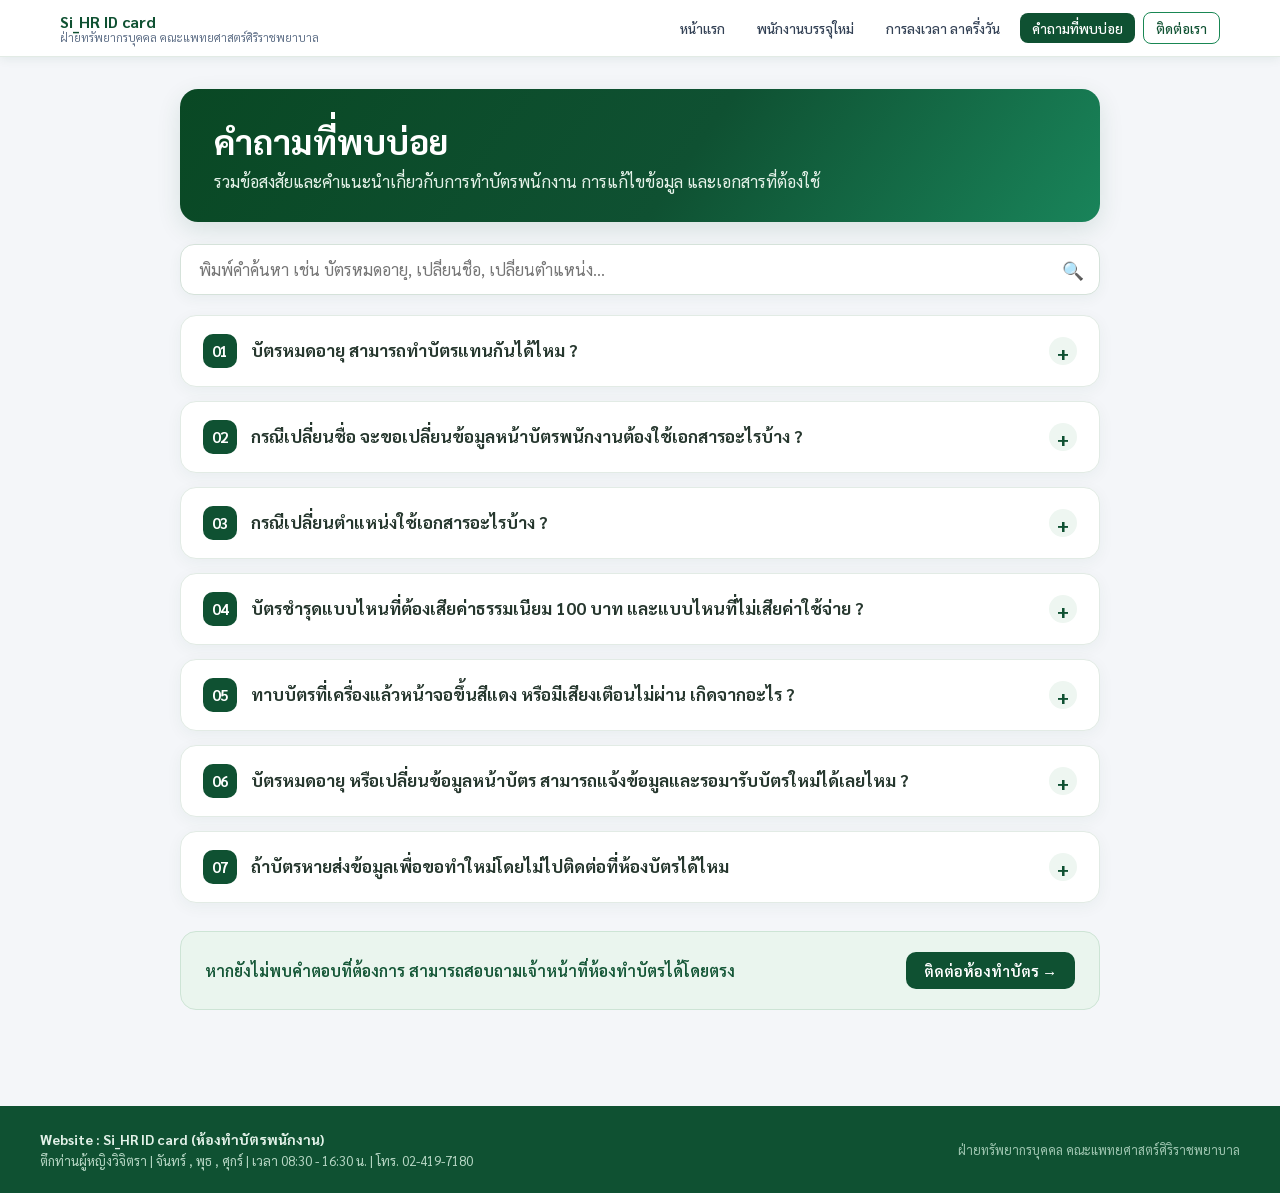
<file: faq.html>
<!DOCTYPE html>
<html lang="th">
<head>
  <meta charset="utf-8">
  <meta name="viewport" content="width=device-width, initial-scale=1">
  <title>คำถามที่พบบ่อย (FAQ) - Si_HR ID card</title>
  <link rel="icon" type="image/png" href="favicon.png">
  <link rel="apple-touch-icon" href="favicon.png">

  <!-- Google Fonts -->
  <link rel="preconnect" href="https://fonts.googleapis.com">
  <link rel="preconnect" href="https://fonts.gstatic.com" crossorigin>
  <link href="https://fonts.googleapis.com/css2?family=Sarabun:wght@300;400;500;600;700&display=swap" rel="stylesheet">

  <!-- เรียกใช้ไฟล์ CSS กลาง -->
  <link rel="stylesheet" href="style.css">

  <style>
    *, *::before, *::after { box-sizing: border-box; }
    html { -webkit-text-size-adjust: 100%; text-size-adjust: 100%; }
    body {
      margin: 0;
      display: flex;
      flex-direction: column;
      min-height: 100vh;
      overflow-x: clip;
      background: #f4f6f9;
      color: #26372e;
      font-family: 'Sarabun', 'Segoe UI', Tahoma, Geneva, Verdana, sans-serif;
      font-size: 16px;
    }
    a { text-decoration: none; }
    img { max-width: 100%; }

    /* โครงสร้างหลักหน้า FAQ */
    .faq-page {
      flex: 1 0 auto;
      width: min(100% - 32px, 920px);
      margin: 32px auto 48px;
    }

    /* ส่วนหัว Banner */
    .faq-hero {
      margin-bottom: 22px;
      padding: 30px 34px;
      border-radius: 18px;
      color: #fff;
      background: linear-gradient(125deg, #094824, #0f5132 55%, #19845a);
      box-shadow: 0 8px 24px rgba(15, 81, 50, 0.12);
    }

    .faq-hero__label {
      display: inline-block;
      margin-bottom: 7px;
      color: #cce9d8;
      font-size: 0.85rem;
      font-weight: 700;
      letter-spacing: 0.09em;
    }

    .faq-hero h1 {
      margin: 0 0 7px;
      font-size: clamp(1.65rem, 3.5vw, 2.15rem);
      line-height: 1.3;
    }

    .faq-hero p {
      margin: 0;
      color: #e5f2e9;
      font-size: 1.02rem;
    }

    /* ช่องค้นหาคำถาม */
    .faq-search-box {
      position: relative;
      margin-bottom: 20px;
    }

    .faq-search-input {
      width: 100%;
      padding: 14px 44px 14px 18px;
      border: 1px solid #d5e2da;
      border-radius: 14px;
      background: #ffffff;
      color: #26372e;
      font-family: inherit;
      font-size: 1rem;
      box-shadow: 0 4px 14px rgba(15, 81, 50, 0.05);
      transition: border-color 0.2s ease, box-shadow 0.2s ease;
    }

    .faq-search-input:focus {
      outline: none;
      border-color: #198754;
      box-shadow: 0 0 0 4px rgba(25, 135, 84, 0.14);
    }

    .faq-search-icon {
      position: absolute;
      right: 16px;
      top: 50%;
      transform: translateY(-50%);
      color: #647067;
      font-size: 1.1rem;
      pointer-events: none;
    }

    /* รายการคำถาม-คำตอบ (Accordion) */
    .faq-list {
      display: grid;
      gap: 14px;
    }

    .faq-item {
      background: #ffffff;
      border: 1px solid #e2ebe5;
      border-radius: 16px;
      box-shadow: 0 4px 16px rgba(15, 81, 50, 0.05);
      overflow: hidden;
      transition: border-color 0.2s ease, box-shadow 0.2s ease;
    }

    .faq-item:hover,
    .faq-item[open] {
      border-color: #198754;
      box-shadow: 0 8px 22px rgba(15, 81, 50, 0.09);
    }

    .faq-question {
      display: flex;
      align-items: center;
      gap: 14px;
      padding: 18px 22px;
      cursor: pointer;
      list-style: none;
      font-size: 1.08rem;
      font-weight: 700;
      color: #26372e;
      line-height: 1.5;
      user-select: none;
    }

    .faq-question::-webkit-details-marker {
      display: none;
    }

    .faq-badge-q {
      flex: 0 0 34px;
      width: 34px;
      height: 34px;
      border-radius: 10px;
      background: #0f5132;
      color: #ffffff;
      font-size: 0.92rem;
      font-weight: 700;
      display: grid;
      place-items: center;
    }

    .faq-question-text {
      flex: 1;
    }

    .faq-toggle-icon {
      flex: 0 0 28px;
      width: 28px;
      height: 28px;
      border-radius: 50%;
      background: #eef6f1;
      color: #0f5132;
      font-size: 1.25rem;
      font-weight: 700;
      display: grid;
      place-items: center;
      transition: transform 0.25s ease, background-color 0.2s ease, color 0.2s ease;
    }

    .faq-item[open] .faq-toggle-icon {
      transform: rotate(45deg);
      background: #0f5132;
      color: #ffffff;
    }

    .faq-answer {
      display: flex;
      align-items: flex-start;
      gap: 14px;
      padding: 16px 22px 20px;
      border-top: 1px solid #edf3ef;
      background: #f9fcfa;
      color: #3d4f45;
      font-size: 1rem;
      line-height: 1.65;
    }

    .faq-badge-a {
      flex: 0 0 34px;
      width: 34px;
      height: 34px;
      border-radius: 10px;
      background: #e3f2e8;
      color: #0f5132;
      border: 1px solid #bfe0cb;
      font-size: 0.92rem;
      font-weight: 700;
      display: grid;
      place-items: center;
      margin-top: 2px;
    }

    .faq-answer-text p {
      margin: 0;
    }

    .faq-answer-text p + p {
      margin-top: 8px;
    }

    /* กล่องแจ้งเตือนเมื่อค้นหาไม่พบ */
    .faq-empty {
      display: none;
      text-align: center;
      padding: 32px 20px;
      background: #ffffff;
      border: 1px dashed #cbd8d0;
      border-radius: 16px;
      color: #647067;
    }

    /* กล่องติดต่อเพิ่มเติมด้านล่าง */
    .faq-contact-cta {
      margin-top: 28px;
      padding: 20px 24px;
      border-radius: 16px;
      background: #eaf5ee;
      border: 1px solid #cde4d5;
      display: flex;
      align-items: center;
      justify-content: space-between;
      flex-wrap: wrap;
      gap: 14px;
    }

    .faq-contact-cta p {
      margin: 0;
      color: #155737;
      font-weight: 600;
    }

    .faq-contact-btn {
      display: inline-flex;
      align-items: center;
      gap: 6px;
      padding: 9px 18px;
      border-radius: 10px;
      background: #0f5132;
      color: #ffffff !important;
      font-size: 0.94rem;
      font-weight: 600;
      transition: background-color 0.2s ease, transform 0.2s ease;
    }

    .faq-contact-btn:hover {
      background: #0a3d25;
      transform: translateY(-2px);
    }

    @media (max-width: 768px) {
      .faq-page {
        width: calc(100% - 24px);
        margin: 20px auto 36px;
      }
      .faq-hero {
        padding: 24px 20px;
        border-radius: 16px;
      }
      .faq-question {
        padding: 16px;
        font-size: 1.02rem;
        gap: 11px;
      }
      .faq-answer {
        padding: 14px 16px 18px;
        gap: 11px;
      }
    }
  </style>
</head>
<body>

  <!-- จุดวาง Navbar อัตโนมัติ -->
  <div id="navbar-placeholder"></div>

  <main class="faq-page">
    <header class="faq-hero">
      <!--<span class="faq-hero__label">FREQUENTLY ASKED QUESTIONS</span>-->
      <h1>คำถามที่พบบ่อย</h1>
      <p>รวมข้อสงสัยและคำแนะนำเกี่ยวกับการทำบัตรพนักงาน การแก้ไขข้อมูล และเอกสารที่ต้องใช้</p>
    </header>

    <!-- ช่องค้นหาคำถาม -->
    <div class="faq-search-box">
      <input type="text" id="faqSearch" class="faq-search-input" placeholder="พิมพ์คำค้นหา เช่น บัตรหมดอายุ, เปลี่ยนชื่อ, เปลี่ยนตำแหน่ง..." aria-label="ค้นหาคำถามที่พบบ่อย">
      <span class="faq-search-icon" aria-hidden="true">🔍</span>
    </div>

    <!-- รายการคำถาม-คำตอบ -->
    <div class="faq-list" id="faqList">

      <!-- ข้อที่ 1 -->
      <details class="faq-item">
        <summary class="faq-question">
          <span class="faq-badge-q">01</span>
          <span class="faq-question-text">บัตรหมดอายุ สามารถทำบัตรแทนกันได้ไหม ?</span>
          <span class="faq-toggle-icon" aria-hidden="true">+</span>
        </summary>
        <div class="faq-answer">
          <span class="faq-badge-a">ตอบ</span>
          <div class="faq-answer-text">
            <p>ได้ : ให้นำ<strong>บัตรเดิมที่หมดอายุ</strong>มาติดต่อทำบัตรใหม่ที่ห้องทำบัตรพนักงาน (ตึกท่านผู้หญิงวิจิตรา)</p>
          </div>
        </div>
      </details>

      <!-- ข้อที่ 2 -->
      <details class="faq-item">
        <summary class="faq-question">
          <span class="faq-badge-q">02</span>
          <span class="faq-question-text">กรณีเปลี่ยนชื่อ จะขอเปลี่ยนข้อมูลหน้าบัตรพนักงานต้องใช้เอกสารอะไรบ้าง ?</span>
          <span class="faq-toggle-icon" aria-hidden="true">+</span>
        </summary>
        <div class="faq-answer">
          <span class="faq-badge-a">ตอบ</span>
          <div class="faq-answer-text">
            <p>แสดง<strong>บัตรประชาชนที่เปลี่ยนชื่อแล้ว</strong> หรือ<strong>เอกสารสำคัญการเปลี่ยนชื่อ</strong> (ใบ ช.3) ต่อเจ้าหน้าที่ที่ห้องทำบัตร</p>
          </div>
        </div>
      </details>

      <!-- ข้อที่ 3 -->
      <details class="faq-item">
        <summary class="faq-question">
          <span class="faq-badge-q">03</span>
          <span class="faq-question-text">กรณีเปลี่ยนตำแหน่งใช้เอกสารอะไรบ้าง ?</span>
          <span class="faq-toggle-icon" aria-hidden="true">+</span>
        </summary>
        <div class="faq-answer">
          <span class="faq-badge-a">ตอบ</span>
          <div class="faq-answer-text">
            <p>ใช้<strong>เอกสารคำสั่งแต่งตั้ง/เปลี่ยนตำแหน่ง</strong> หรือแสดงข้อมูลการเปลี่ยนตำแหน่งในระบบ <strong>Si vWork</strong></p>
          </div>
        </div>
      </details>

      <!-- ข้อที่ 4 -->
      <details class="faq-item">
        <summary class="faq-question">
          <span class="faq-badge-q">04</span>
          <span class="faq-question-text">บัตรชำรุดแบบไหนที่ต้องเสียค่าธรรมเนียม 100 บาท และแบบไหนที่ไม่เสียค่าใช้จ่าย ?</span>
          <span class="faq-toggle-icon" aria-hidden="true">+</span>
        </summary>
        <div class="faq-answer">
          <span class="faq-badge-a">ตอบ</span>
          <div class="faq-answer-text">
            <p>กรณีบัตรหัก งอ แตก หรือเสียหายจากการใช้งานผิดวิธี ต้องชำระค่าธรรมเนียม 100 บาทที่ตึกชัยนาทนเรนทรานุสรณ์ ชั้น 2 ก่อนนำใบเสร็จมาติดต่อทำบัตร แต่หากตัวบัตรสภาพสมบูรณ์ 100% แต่ชิปภายในเสื่อมสภาพ (ทาบบัตรไม่ติด) ให้นำบัตรเดิมมาให้เจ้าหน้าที่ตรวจสอบที่ห้องทำบัตร</p>
          </div>
        </div>
      </details>

      <!-- ข้อที่ 5 -->
      <details class="faq-item">
        <summary class="faq-question">
          <span class="faq-badge-q">05</span>
          <span class="faq-question-text">ทาบบัตรที่เครื่องแล้วหน้าจอขึ้นสีแดง หรือมีเสียงเตือนไม่ผ่าน เกิดจากอะไร ?</span>
          <span class="faq-toggle-icon" aria-hidden="true">+</span>
        </summary>
        <div class="faq-answer">
          <span class="faq-badge-a">ตอบ</span>
          <div class="faq-answer-text">
            <p>มักเกิดจากการทาบบัตรค้างนานเกิน หรือมีบัตรอื่นซ้อนกันอยู่ (เช่น บัตร ATM, บัตรรถไฟฟ้า) หรือวางใกล้โทรศัพท์มือถือ ให้แยกบัตรพนักงานออกมาทาบเดี่ยวๆ โดยให้ทาบบัตรแค่พอมีเสียงตี๊ดแล้วดึงบัตรออก หากยังขึ้นสีแดงให้ตรวจสอบสถานะเครื่องในหน้า แผนที่จุดทาบบัตร หรือติดต่อห้องทำบัตรเพื่อเช็กสถานะบัตร</p>
          </div>
        </div>
      </details>

      <!-- ข้อที่ 6 -->
      <details class="faq-item">
        <summary class="faq-question">
          <span class="faq-badge-q">06</span>
          <span class="faq-question-text">บัตรหมดอายุ หรือเปลี่ยนข้อมูลหน้าบัตร สามารถแจ้งข้อมูลและรอมารับบัตรใหม่ได้เลยไหม ?</span>
          <span class="faq-toggle-icon" aria-hidden="true">+</span>
        </summary>
        <div class="faq-answer">
          <span class="faq-badge-a">ตอบ</span>
          <div class="faq-answer-text">
            <p>ไม่ได้ : เนื่องจากการต่ออายุบัตร หรือเปลี่ยนข้อมูลหน้าบัตร จะต้องใช้การ์ดเดิมที่อยู่ด้านใน จึงต้องนำใบเดิมมาด้วย</p>
          </div>
        </div>
      </details>

      <!-- ข้อที่ 7 -->
      <details class="faq-item">
        <summary class="faq-question">
          <span class="faq-badge-q">07</span>
          <span class="faq-question-text">ถ้าบัตรหายส่งข้อมูลเพื่อขอทำใหม่โดยไม่ไปติดต่อที่ห้องบัตรได้ไหม</span>
          <span class="faq-toggle-icon" aria-hidden="true">+</span>
        </summary>
        <div class="faq-answer">
          <span class="faq-badge-a">ตอบ</span>
          <div class="faq-answer-text">
            <p>ได้ : ให้ทำตามขั้นตอนในเมนูกรณี <strong>บัตรพนักงานหาย</strong> เมื่อดำเนินการตามขั้นตอนแล้วให้ส่งข้อมูล สำเนา/รูปถ่ายเอกสารใบแจ้งความ และใบเสร็จการชำระเงิน ส่งให้เจ้าหน้าที่ผ่านช่องทาง Line OA พร้อมแจ้งชื่อ - นามสกุล เลข SAP และรอเจ้าหน้าที่แจ้งให้มารับบัตร</p>
          </div>
        </div>
      </details>

      <!-- =========================================================
           วิธีเพิ่มคำถามใหม่ในอนาคต:
           ก๊อปปี้ตั้งแต่ <details class="faq-item"> จนถึง </details> ด้านล่างนี้ไปวางต่อได้เลย
           ========================================================= -->
      <!--
      <details class="faq-item">
        <summary class="faq-question">
          <span class="faq-badge-q">ถาม</span>
          <span class="faq-question-text">พิมพ์คำถามใหม่ตรงนี้</span>
          <span class="faq-toggle-icon" aria-hidden="true">+</span>
        </summary>
        <div class="faq-answer">
          <span class="faq-badge-a">ตอบ</span>
          <div class="faq-answer-text">
            <p>พิมพ์คำตอบตรงนี้</p>
          </div>
        </div>
      </details>
      -->

    </div>

    <!-- ข้อความเมื่อค้นหาไม่พบ -->
    <div class="faq-empty" id="faqEmpty">
      ไม่พบคำถามที่ตรงกับคำค้นหา ลองใช้คำค้นหาอื่นหรือติดต่อสอบถามเจ้าหน้าที่โดยตรงครับ
    </div>

    <!-- กล่องติดต่อเพิ่มเติม -->
    <div class="faq-contact-cta">
      <p>หากยังไม่พบคำตอบที่ต้องการ สามารถสอบถามเจ้าหน้าที่ห้องทำบัตรได้โดยตรง</p>
      <a href="contact.html" class="faq-contact-btn">ติดต่อห้องทำบัตร &rarr;</a>
    </div>
  </main>

  <!-- จุดวาง Footer อัตโนมัติ -->
  <div id="footer-placeholder"></div>

  <!-- เรียกใช้สคริปต์โหลด Navbar & Footer -->
  <script src="layout.js"></script>

  <!-- สคริปต์ค้นหาคำถามแบบเรียลไทม์ -->
  <script>
    document.addEventListener('DOMContentLoaded', function () {
      const searchInput = document.getElementById('faqSearch');
      const faqItems = document.querySelectorAll('.faq-item');
      const emptyBox = document.getElementById('faqEmpty');

      if (!searchInput) return;

      searchInput.addEventListener('input', function () {
        const keyword = this.value.trim().toLowerCase();
        let visibleCount = 0;

        faqItems.forEach(item => {
          const text = item.textContent.toLowerCase();
          const isMatch = !keyword || text.includes(keyword);
          item.style.display = isMatch ? '' : 'none';
          if (isMatch) {
            visibleCount++;
            if (keyword) item.open = true; // กางคำตอบให้อัตโนมัติเมื่อค้นหาเจอ
          }
        });

        emptyBox.style.display = visibleCount === 0 ? 'block' : 'none';
      });
    });
  </script>

</body>
</html>
</file>
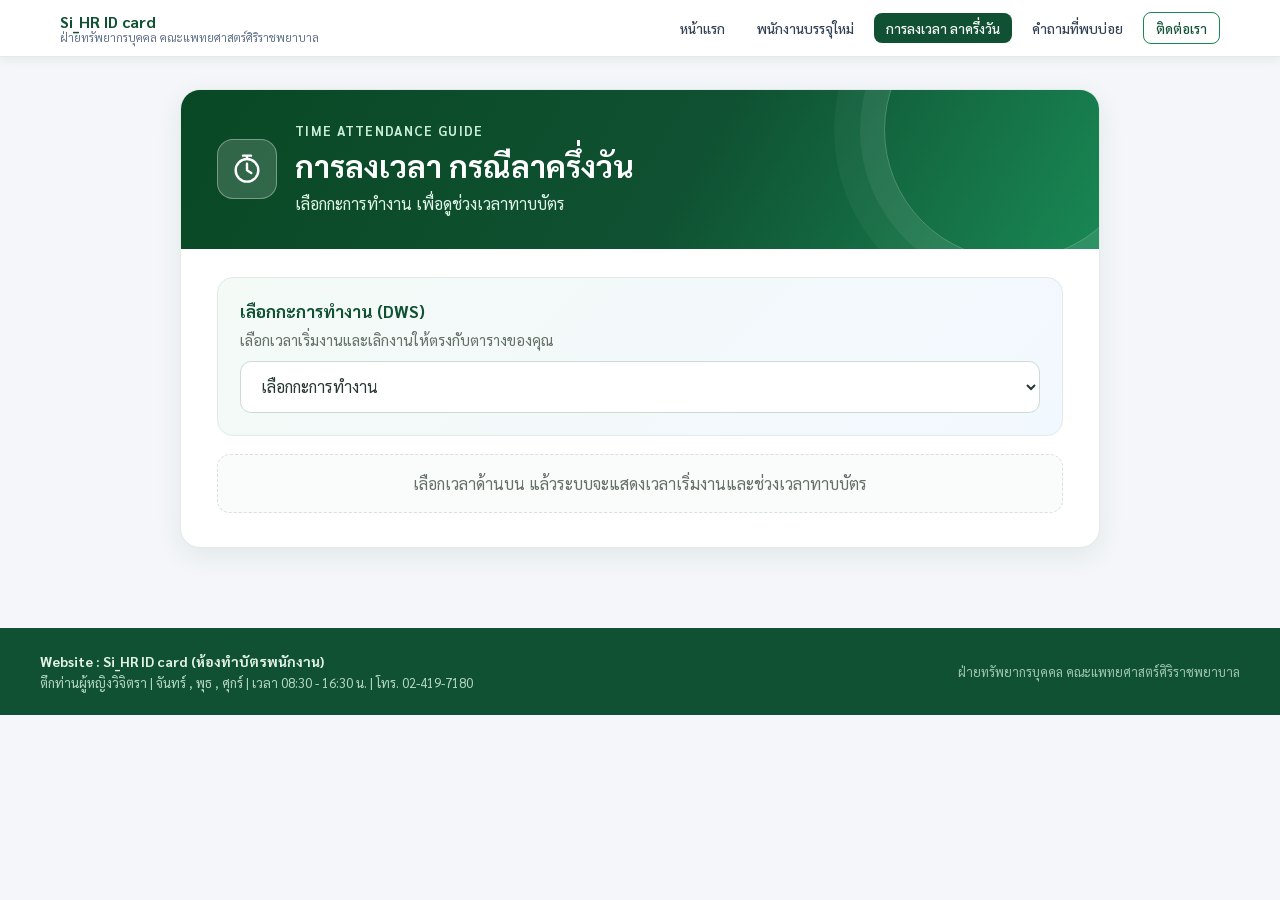
<file: half-day-leave.html>
<!DOCTYPE html>
<html lang="th">
<head>
  <meta charset="UTF-8">
  <meta name="viewport" content="width=device-width, initial-scale=1">
  <title>การลงเวลา กรณีลาครึ่งวัน - Si_HR ID card</title>

  <!-- ไอคอนเว็บ (Favicon) -->
  <link rel="icon" type="image/png" href="https://lh3.googleusercontent.com/d/1N0Srr3clRVZb4q0xxXGf65a9Et0MfInw">
  <link rel="apple-touch-icon" href="https://lh3.googleusercontent.com/d/1N0Srr3clRVZb4q0xxXGf65a9Et0MfInw">

  <!-- Google Fonts -->
  <link rel="preconnect" href="https://fonts.googleapis.com">
  <link rel="preconnect" href="https://fonts.gstatic.com" crossorigin>
  <link href="https://fonts.googleapis.com/css2?family=Sarabun:wght@300;400;500;700&display=swap" rel="stylesheet">
  <link href="https://fonts.googleapis.com/css2?family=Prompt:wght@300;400;500;600&display=swap" rel="stylesheet">
  <!-- 1. เรียกใช้ไฟล์ CSS กลาง -->
  <link rel="stylesheet" href="style.css">

  
  <style>
    /* Base Styles */
    *, *::before, *::after { box-sizing: border-box; }
    html { -webkit-text-size-adjust: 100%; text-size-adjust: 100%; }
    body {
      margin: 0;
      display: flex;
      flex-direction: column;
      min-height: 100vh;
      overflow-x: hidden;
      background: #f4f6f9;
      color: #26372e;
      font-family: 'Sarabun', 'Segoe UI', Tahoma, Geneva, Verdana, sans-serif;
      font-size: 16px;
    }
    a { text-decoration: none; }
    img { max-width: 100%; }

    /* Navbar (ความสูงกระชับเข้าชุดกับหน้าหลัก) */
    .navbar {
      background-color: #ffffff;
      box-shadow: 0 2px 10px rgba(0, 0, 0, 0.1);
      position: sticky;
      top: 0;
      z-index: 1000;
      height: 56px;
    }
    .navbar-container {
      height: 56px;
      width: 100%;
      max-width: 1200px;
      margin: 0 auto;
      padding: 0 20px;
      display: flex;
      justify-content: space-between;
      align-items: center;
    }
    .brand-logo { display: flex; align-items: center; flex-shrink: 0; }
    .brand-logo img {
      display: block;
      width: auto;
      height: 48px;
      max-width: min(48vw, 220px);
      object-fit: contain;
    }
    .nav-menu {
      display: flex;
      list-style: none;
      gap: 25px;
      align-items: center;
      margin: 0;
      padding: 0;
    }
    .nav-item .nav-link {
      color: #333;
      font-size: 1rem;
      font-weight: 500;
      transition: color 0.3s ease;
    }
    .nav-item .nav-link:hover { color: #094824; }
    .menu-toggle { display: none; }
    .hamburger { display: none; flex-direction: column; cursor: pointer; gap: 5px; }
    .hamburger span {
      width: 25px;
      height: 3px;
      background-color: #333;
      border-radius: 2px;
      transition: all 0.3s ease;
    }

    @media (max-width: 768px) {
      .hamburger { display: flex; }
      .nav-menu {
        position: absolute;
        top: 100%;
        left: 0;
        width: 100%;
        background-color: #ffffff;
        flex-direction: column;
        align-items: center;
        padding: 20px 0;
        gap: 20px;
        box-shadow: 0 5px 10px rgba(0, 0, 0, 0.1);
        display: none;
      }
      .menu-toggle:checked ~ .nav-menu { display: flex; }
      .menu-toggle:checked ~ .hamburger span:nth-child(1) { transform: rotate(45deg) translate(5px, 6px); }
      .menu-toggle:checked ~ .hamburger span:nth-child(2) { opacity: 0; }
      .menu-toggle:checked ~ .hamburger span:nth-child(3) { transform: rotate(-45deg) translate(5px, -6px); }
    }

    /* Half-Day Leave Guide Content */
    .halfday-page {
      --green: #0f5132;
      --green-bright: #198754;
      --green-pale: #eaf7ef;
      --blue: #2867a8;
      --blue-pale: #edf5ff;
      --gold-pale: #fff8e8;
      --ink: #26372e;
      --muted: #647067;

      width: min(100% - 32px, 920px);
      margin: 32px auto;
      overflow: hidden;
      color: var(--ink);
      background: #fff;
      border: 1px solid #e3ebe5;
      border-radius: 20px;
      box-shadow: 0 8px 26px rgba(15, 81, 50, 0.08);
    }

    .halfday-hero {
      position: relative;
      overflow: hidden;
      padding: 32px 36px;
      color: #fff;
      background: linear-gradient(120deg, #094824, #0f5132 55%, #198754);
    }

    .halfday-hero::after {
      position: absolute;
      top: -90px;
      right: -45px;
      width: 260px;
      height: 260px;
      border: 1px solid rgba(255, 255, 255, .25);
      border-radius: 50%;
      content: "";
      box-shadow: 0 0 0 24px rgba(255, 255, 255, .06),
                  0 0 0 50px rgba(255, 255, 255, .04);
    }

    .halfday-hero-content {
      position: relative;
      z-index: 1;
      display: flex;
      gap: 18px;
      align-items: center;
    }

    .halfday-hero-icon {
      display: grid;
      flex: 0 0 60px;
      width: 60px;
      height: 60px;
      place-items: center;
      color: #fff;
      background: rgba(255, 255, 255, .16);
      border: 1px solid rgba(255, 255, 255, .35);
      border-radius: 16px;
    }

    .halfday-hero-icon svg {
      width: 32px;
      height: 32px;
    }

    .halfday-eyebrow {
      margin: 0 0 5px;
      color: #c9efda;
      font-size: .82rem;
      font-weight: 700;
      letter-spacing: .1em;
    }

    .halfday-hero h1 {
      margin: 0;
      font-size: clamp(1.45rem, 3.5vw, 1.95rem);
      line-height: 1.35;
    }

    .halfday-hero p:last-child {
      margin: 6px 0 0;
      color: #e2f5e9;
      line-height: 1.55;
    }

    .halfday-content {
      padding: 28px 36px 34px;
    }

    .halfday-select-card {
      padding: 22px;
      background: linear-gradient(135deg, #f4faf6, #f2f8ff);
      border: 1px solid #e0ebe4;
      border-radius: 16px;
    }

    .halfday-select-label {
      display: block;
      margin-bottom: 8px;
      color: var(--green);
      font-size: 1.05rem;
      font-weight: 700;
    }

    .halfday-select-hint {
      margin: 0 0 12px;
      color: var(--muted);
      font-size: .94rem;
    }

    .halfday-select {
      width: 100%;
      min-height: 52px;
      padding: 12px 16px;
      color: var(--ink);
      background: #fff;
      border: 1px solid #cbdcd1;
      border-radius: 11px;
      font: inherit;
      font-size: 1rem;
      cursor: pointer;
    }

    .halfday-select:focus {
      outline: 4px solid rgba(25, 135, 84, .15);
      border-color: var(--green-bright);
    }

    .halfday-empty {
      margin-top: 18px;
      padding: 18px;
      color: var(--muted);
      background: #fafcfb;
      border: 1px dashed #d6e2da;
      border-radius: 13px;
      text-align: center;
    }

    .halfday-result {
      display: none;
      margin-top: 22px;
      animation: halfday-appear .28s ease-out;
    }

    .halfday-result.is-visible {
      display: block;
    }

    @keyframes halfday-appear {
      from { opacity: 0; transform: translateY(7px); }
      to { opacity: 1; transform: translateY(0); }
    }

    .halfday-result-heading {
      display: flex;
      flex-wrap: wrap;
      gap: 10px;
      align-items: center;
      justify-content: space-between;
      margin: 0 0 14px;
    }

    .halfday-result-heading h2 {
      margin: 0;
      color: var(--green);
      font-size: 1.3rem;
    }

    .halfday-code-badge {
      padding: 5px 14px;
      color: #fff;
      background: var(--green);
      border-radius: 999px;
      font-size: .9rem;
      font-weight: 700;
    }

    .halfday-work-times,
    .halfday-options {
      display: grid;
      grid-template-columns: repeat(2, minmax(0, 1fr));
      gap: 14px;
    }

    .halfday-time-card {
      position: relative;
      overflow: hidden;
      padding: 18px 20px;
      background: #f8faf9;
      border: 1px solid #e2eae5;
      border-radius: 14px;
    }

    .halfday-time-card::before {
      position: absolute;
      inset: 0 auto 0 0;
      width: 5px;
      background: var(--green-bright);
      content: "";
    }

    .halfday-time-card.is-end::before {
      background: #4c82c3;
    }

    .halfday-time-label {
      display: block;
      margin-bottom: 5px;
      color: var(--muted);
      font-size: .92rem;
    }

    .halfday-time-value {
      color: var(--ink);
      font-size: 1.45rem;
      font-weight: 700;
      letter-spacing: .02em;
    }

    .halfday-options-title {
      display: flex;
      gap: 9px;
      align-items: center;
      margin: 24px 0 13px;
      color: var(--ink);
      font-size: 1.15rem;
    }

    .halfday-options-title::before {
      width: 9px;
      height: 9px;
      background: #d99b21;
      border-radius: 50%;
      content: "";
    }

    .halfday-option {
      padding: 20px;
      border-radius: 15px;
    }

    .halfday-option--first {
      color: #175a38;
      background: var(--green-pale);
      border: 1px solid #cce7d5;
    }

    .halfday-option--second {
      color: #285987;
      background: var(--blue-pale);
      border: 1px solid #d1e2f5;
    }

    .halfday-option-label {
      display: flex;
      gap: 9px;
      align-items: center;
      margin-bottom: 12px;
      font-weight: 700;
    }

    .halfday-option-dot {
      display: inline-grid;
      width: 27px;
      height: 27px;
      place-items: center;
      color: #fff;
      background: var(--green-bright);
      border-radius: 50%;
      font-size: .82rem;
    }

    .halfday-option--second .halfday-option-dot {
      background: var(--blue);
    }

    .halfday-instruction {
      font-size: 1rem;
      line-height: 1.55;
    }

    .halfday-instruction strong {
      display: inline-block;
      margin: 0 3px;
      font-size: 1.55rem;
      line-height: 1.2;
    }

    .halfday-option--first .halfday-instruction strong { color: var(--green); }
    .halfday-option--second .halfday-instruction strong { color: var(--blue); }

    .halfday-note {
      display: flex;
      gap: 10px;
      align-items: flex-start;
      margin: 18px 0 0;
      padding: 13px 15px;
      color: #66521f;
      background: var(--gold-pale);
      border-left: 4px solid #d99b21;
      border-radius: 8px;
      font-size: .93rem;
      line-height: 1.6;
    }

    .halfday-note-mark {
      display: grid;
      flex: 0 0 22px;
      width: 22px;
      height: 22px;
      place-items: center;
      color: #fff;
      background: #d99b21;
      border-radius: 50%;
      font-size: .8rem;
      font-weight: 700;
    }

    /* Footer */
    .footer {
      background-color: #094824;
      color: #a3d9ba;
      padding: 40px 0 20px 0;
      margin-top: auto;
      font-size: 16px;
      line-height: 1.8;
    }
    .footer-container {
      max-width: 1200px;
      margin: 0 auto;
      padding: 0 20px;
      display: grid;
      grid-template-columns: 2fr 1fr 1fr;
      gap: 40px;
    }
    .footer-about h3, .footer-links h4 {
      color: #ffffff;
      font-size: 16px;
      margin-bottom: 15px;
    }
    .footer-about p {
      line-height: 1.4;
      font-size: 14px;
      color: #a3d9ba;
    }
    .footer-about p:last-child { margin-bottom: 0; }
    .footer-links ul { list-style: none; padding: 0; margin: 0; }
    .footer-links li { margin-bottom: 10px; }
    .footer-links a {
      color: #ffffff;
      display: inline-block;
      transition: transform 0.3s cubic-bezier(0.25, 1, 0.5, 1), color 0.3s ease;
    }
    .footer-links a:hover { transform: translateX(8px); }
    .footer-links a::before {
      content: "— ";
      opacity: 0;
      margin-right: -12px;
      transition: all 0.3s cubic-bezier(0.25, 1, 0.5, 1);
    }
    .footer-links a:hover::before { opacity: 1; margin-right: 6px; }
    .qr-image-box {
      background: #f8fafc;
      padding: 12px;
      border-radius: 12px;
      border: 1px dashed #cbd5e1;
      display: inline-block;
    }
    .qr-image-box img {
      width: 140px;
      height: 140px;
      object-fit: contain;
      display: block;
      border-radius: 6px;
    }
    .footer-bottom {
      max-width: 1200px;
      margin: 30px auto 0 auto;
      padding: 20px 20px 0 20px;
      border-top: 1px solid #a3d9ba;
      text-align: center;
      color: #8ebdaa;
      font-size: 16px;
    }

    /* Responsive Scaling (ปรับสเกลให้เข้ากับหน้าอื่นๆ บนแท็บเล็ตและมือถือ) */
    @media (max-width: 992px) {
      html, body { font-size: 20px; line-height: 1.65; }
      .navbar, .navbar-container { height: 64px; min-height: 64px; }
      .brand-logo img { height: 50px; max-width: 55vw; }
      .nav-item .nav-link { font-size: 1.15rem; }

      .footer { padding: 42px 0 26px; font-size: 1.05rem; }
      .footer-container { grid-template-columns: 1fr; gap: 30px; }
      .footer-about h3, .footer-links h4 { font-size: 1.3rem; }
      .footer-about p, .footer-links a { font-size: 1.05rem; }
      .qr-image-box img { width: 180px; height: 180px; }
    }

    @media (max-width: 600px) {
      .halfday-page {
        width: calc(100% - 20px);
        margin: 16px auto;
        border-radius: 16px;
      }
      .halfday-hero { padding: 24px 18px; }
      .halfday-hero-content { gap: 13px; }
      .halfday-hero-icon {
        flex-basis: 48px;
        width: 48px;
        height: 48px;
        border-radius: 14px;
      }
      .halfday-hero-icon svg { width: 26px; height: 26px; }
      .halfday-content { padding: 20px 16px 24px; }
      .halfday-select-card { padding: 16px; }
      .halfday-work-times, .halfday-options { grid-template-columns: 1fr; gap: 10px; }
      .halfday-time-card, .halfday-option { padding: 16px; }
      .halfday-time-value { font-size: 1.3rem; }
      .halfday-result-heading h2 { font-size: 1.2rem; }
    }

    @media (prefers-reduced-motion: reduce) {
      .halfday-result { animation: none; }
    }
  </style>
</head>

<body>
  <!-- 2. จุดวาง Navbar อัตโนมัติ -->
  <div id="navbar-placeholder"></div>

  <!-- Main Content -->
  <main class="halfday-page">
    <header class="halfday-hero">
      <div class="halfday-hero-content">
        <div class="halfday-hero-icon" aria-hidden="true">
          <svg viewBox="0 0 24 24" fill="none">
            <circle cx="12" cy="13" r="8.5" stroke="currentColor" stroke-width="1.8"/>
            <path d="M12 8v5l3.2 2M9 2h6M12 2v2"
              stroke="currentColor" stroke-width="1.8"
              stroke-linecap="round" stroke-linejoin="round"/>
          </svg>
        </div>
        <div>
          <p class="halfday-eyebrow">TIME ATTENDANCE GUIDE</p>
          <h1>การลงเวลา กรณีลาครึ่งวัน</h1>
          <p>เลือกกะการทำงาน เพื่อดูช่วงเวลาทาบบัตร</p>
        </div>
      </div>
    </header>

    <div class="halfday-content">
      <div class="halfday-select-card">
        <label class="halfday-select-label" for="shiftSelect">
          เลือกกะการทำงาน (DWS)
        </label>
        <p class="halfday-select-hint">
          เลือกเวลาเริ่มงานและเลิกงานให้ตรงกับตารางของคุณ
        </p>

        <select class="halfday-select" id="shiftSelect">
          <option value="">เลือกกะการทำงาน</option>
          <option value="1">05:30 – 13:30 น.</option>
          <option value="2">06:00 – 14:00 น.</option>
          <option value="3">06:30 – 14:30 น.</option>
          <option value="4">07:00 – 15:00 น.</option>
          <option value="5">07:30 – 15:30 น.</option>
          <option value="6">08:00 – 16:00 น.</option>
          <option value="7">08:30 – 16:30 น.</option>
          <option value="8">09:00 – 17:00 น.</option>
          <option value="9">10:00 – 18:00 น.</option>
          <option value="10">10:30 – 18:30 น.</option>
          <option value="11">11:00 – 19:00 น.</option>
          <option value="12">12:00 – 20:00 น.</option>
          <option value="13">15:00 – 23:00 น.</option>
          <option value="14">19:00 – 03:00 น.</option>
          <option value="15">23:00 – 07:00 น.</option>
        </select>
      </div>

      <div class="halfday-empty" id="emptyMessage">
        เลือกเวลาด้านบน แล้วระบบจะแสดงเวลาเริ่มงานและช่วงเวลาทาบบัตร
      </div>

      <section class="halfday-result" id="shiftResult" aria-live="polite">
        <div class="halfday-result-heading">
          <h2>เวลาปฏิบัติงาน</h2>
          <span class="halfday-code-badge" id="shiftCode"></span>
        </div>

        <div class="halfday-work-times">
          <div class="halfday-time-card">
            <span class="halfday-time-label">เวลาเริ่มงาน</span>
            <strong class="halfday-time-value" id="workStart"></strong>
          </div>
          <div class="halfday-time-card is-end">
            <span class="halfday-time-label">เวลาเลิกงาน</span>
            <strong class="halfday-time-value" id="workEnd"></strong>
          </div>
        </div>

        <h3 class="halfday-options-title">ช่วงเวลาทาบบัตรกรณีลาครึ่งวัน</h3>

        <div class="halfday-options">
          <div class="halfday-option halfday-option--first">
            <div class="halfday-option-label">
              <span class="halfday-option-dot">1</span>
              ลาครึ่งวันแรก
            </div>
            <div class="halfday-instruction">
              ต้องทาบบัตรเข้างานก่อน <strong id="firstHalf"></strong>
            </div>
          </div>

          <div class="halfday-option halfday-option--second">
            <div class="halfday-option-label">
              <span class="halfday-option-dot">2</span>
              ลาครึ่งวันหลัง
            </div>
            <div class="halfday-instruction">
              ทาบบัตรออกได้ตั้งแต่ <strong id="secondHalf"></strong> เป็นต้นไป
            </div>
          </div>
        </div>

        <p class="halfday-note">
          <span class="halfday-note-mark">!</span>
          <span>กรุณาตรวจสอบกะการทำงานให้ถูกต้อง และอ้างอิงหลักเกณฑ์การลาของหน่วยงานประกอบ</span>
        </p>
      </section>
    </div>
  </main>

<!-- 3. จุดวาง Footer อัตโนมัติ -->
  <div id="footer-placeholder"></div>

  <!-- เรียกใช้สคริปต์โหลด Navbar & Footer -->
  <script src="layout.js"></script>

  <script>
    const shiftData = {
      1: { start: '05:30', end: '13:30', first: '10:00 น.', second: '09:00 น.' },
      2: { start: '06:00', end: '14:00', first: '10:30 น.', second: '09:30 น.' },
      3: { start: '06:30', end: '14:30', first: '11:00 น.', second: '10:00 น.' },
      4: { start: '07:00', end: '15:00', first: '11:30 น.', second: '10:30 น.' },
      5: { start: '07:30', end: '15:30', first: '12:00 น.', second: '11:00 น.' },
      6: { start: '08:00', end: '16:00', first: '12:30 น.', second: '11:30 น.' },
      7: { start: '08:30', end: '16:30', first: '13:00 น.', second: '12:00 น.' },
      8: { start: '09:00', end: '17:00', first: '13:30 น.', second: '12:30 น.' },
      9: { start: '10:00', end: '18:00', first: '14:30 น.', second: '13:30 น.' },
      10: { start: '10:30', end: '18:30', first: '15:00 น.', second: '14:00 น.' },
      11: { start: '11:00', end: '19:00', first: '15:30 น.', second: '14:30 น.' },
      12: { start: '12:00', end: '20:00', first: '16:30 น.', second: '15:30 น.' },
      13: { start: '15:00', end: '23:00', first: '19:30 น.', second: '18:30 น.' },
      14: { start: '19:00', end: '03:00', first: '23:30 น.', second: '22:30 น.' },
      15: { start: '23:00', end: '07:00', first: '03:30 น.', second: '02:30 น.' }
    };

    const shiftSelect = document.getElementById('shiftSelect');
    const shiftResult = document.getElementById('shiftResult');
    const emptyMessage = document.getElementById('emptyMessage');

    shiftSelect.addEventListener('change', function () {
      const shift = shiftData[this.value];

      if (!shift) {
        shiftResult.classList.remove('is-visible');
        emptyMessage.style.display = 'block';
        return;
      }

      document.getElementById('shiftCode').textContent = this.value;
      document.getElementById('workStart').textContent = shift.start;
      document.getElementById('workEnd').textContent = shift.end;
      document.getElementById('firstHalf').textContent = shift.first;
      document.getElementById('secondHalf').textContent = shift.second;

      emptyMessage.style.display = 'none';
      shiftResult.classList.add('is-visible');
    });
  </script>
</body>
</html>
</file>
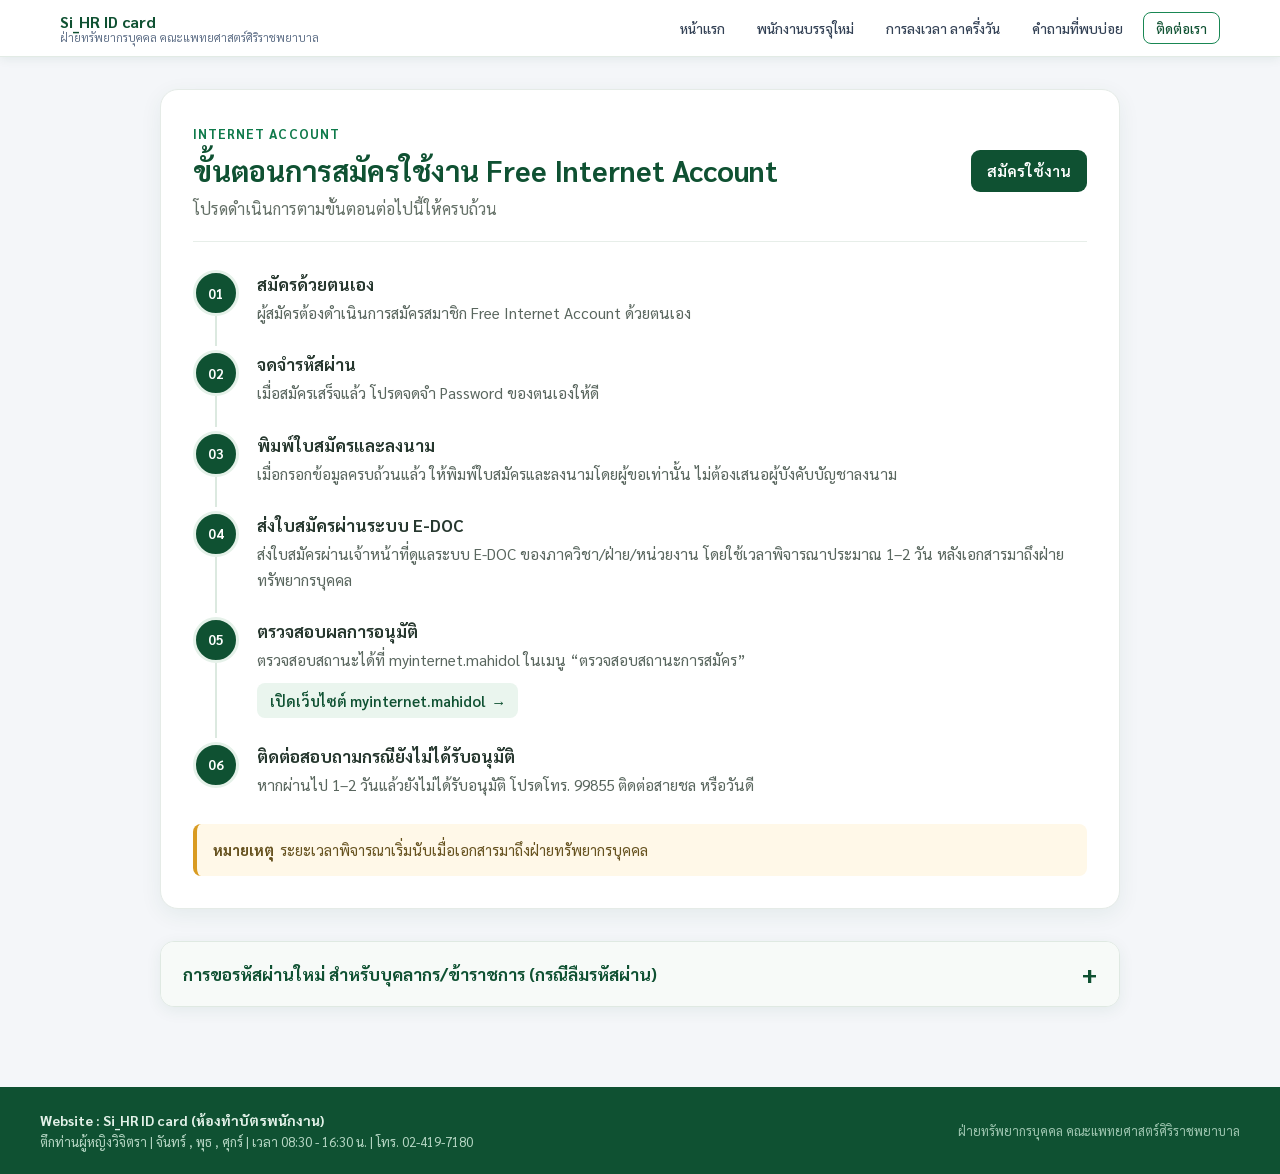
<file: internet-guide.html>
<!DOCTYPE html>
<html lang="th">
<head>
  <meta charset="utf-8">
  <meta name="viewport" content="width=device-width, initial-scale=1">
  <title>ขั้นตอนการสมัครใช้งาน Free Internet Account - Si_HR ID card</title>
      <link rel="icon" type="image/png" href="favicon.png">
    <link rel="apple-touch-icon" href="favicon.png">

  <link rel="preconnect" href="https://fonts.googleapis.com">
  <link rel="preconnect" href="https://fonts.gstatic.com" crossorigin>
  <link href="https://fonts.googleapis.com/css2?family=Sarabun:wght@300;400;500;700&display=swap" rel="stylesheet">
  <link href="https://fonts.googleapis.com/css2?family=Prompt:wght@300;400;500;600&display=swap" rel="stylesheet">

<!-- 1. เรียกใช้ไฟล์ CSS กลาง -->
  <link rel="stylesheet" href="style.css">
  
  <style>
    *, *::before, *::after { box-sizing: border-box; }
    html { -webkit-text-size-adjust: 100%; text-size-adjust: 100%; }
    body {
      margin: 0; display: flex; flex-direction: column; min-height: 100vh;
      overflow-x: hidden; background: #f4f6f9; color: #26372e;
      font-family: 'Sarabun', 'Segoe UI', Tahoma, Geneva, Verdana, sans-serif; font-size: 16px;
    }
    a { text-decoration: none; }
    img { max-width: 100%; }

    /* Navbar */
    .navbar { background-color: #ffffff; box-shadow: 0 2px 10px rgba(0, 0, 0, 0.1); position: sticky; top: 0; z-index: 1000; height: 64px; }
    .navbar-container { height: 64px; width: 100%; max-width: 1200px; margin: 0 auto; padding: 0 20px; display: flex; justify-content: space-between; align-items: center; }
    .brand-logo { display: flex; align-items: center; flex-shrink: 0; }
    .brand-logo img { display: block; width: auto; height: 60px; max-width: min(48vw, 220px); object-fit: contain; }
    .nav-menu { display: flex; list-style: none; gap: 25px; align-items: center; margin: 0; padding: 0; }
    .nav-item .nav-link { color: #333; font-size: 1rem; font-weight: 500; transition: color 0.3s ease; }
    .nav-item .nav-link:hover { color: #094824; }
    .menu-toggle { display: none; }
    .hamburger { display: none; flex-direction: column; cursor: pointer; gap: 5px; }
    .hamburger span { width: 25px; height: 3px; background-color: #333; border-radius: 2px; transition: all 0.3s ease; }

    @media (max-width: 768px) {
      .hamburger { display: flex; }
      .nav-menu {
        position: absolute; top: 100%; left: 0; width: 100%; background-color: #ffffff;
        flex-direction: column; align-items: center; padding: 20px 0; gap: 20px;
        box-shadow: 0 5px 10px rgba(0, 0, 0, 0.1); display: none;
      }
      .menu-toggle:checked ~ .nav-menu { display: flex; }
      .menu-toggle:checked ~ .hamburger span:nth-child(1) { transform: rotate(45deg) translate(5px, 6px); }
      .menu-toggle:checked ~ .hamburger span:nth-child(2) { opacity: 0; }
      .menu-toggle:checked ~ .hamburger span:nth-child(3) { transform: rotate(-45deg) translate(5px, -6px); }
    }

    /* Main Content */
    .internet-guide {
      width: min(100% - 32px, 960px); margin: 32px auto; padding: 32px;
      background: #ffffff; border: 1px solid #e5ebe7; border-radius: 18px;
      box-shadow: 0 6px 22px rgba(15, 81, 50, 0.07); color: #26372e;
    }
    .internet-guide__header {
      display: flex; align-items: center; justify-content: space-between;
      gap: 24px; margin-bottom: 28px; padding-bottom: 22px; border-bottom: 1px solid #e7eee9;
    }
    .internet-guide__header-copy { flex: 1; min-width: 0; }
    .internet-guide__eyebrow { display: inline-block; margin-bottom: 8px; color: #0f7a4b; font-size: 0.82rem; font-weight: 700; letter-spacing: 0.08em; }
    .internet-guide__header h1 { margin: 0 0 8px; color: #0f5132; font-size: clamp(1.35rem, 3vw, 1.8rem); font-weight: 700; line-height: 1.4; }
    .internet-guide__header p { margin: 0; color: #647067; font-size: 1rem; }

    .internet-guide__forgot-button {
      display: inline-flex; white-space: nowrap; align-self: center; flex: 0 0 auto;
      align-items: center; justify-content: center; padding: 11px 16px; border-radius: 9px;
      background: #0f5132; color: #ffffff !important; font-family: inherit;
      font-size: 0.95rem; font-weight: 600; transition: background-color 0.2s ease, transform 0.2s ease;
    }
    .internet-guide__forgot-button:hover { background: #0a3d25; transform: translateY(-2px); }

    .internet-guide__steps { margin: 0; padding: 0; list-style: none; }
    .internet-guide__step { position: relative; display: grid; grid-template-columns: 48px minmax(0, 1fr); gap: 16px; padding-bottom: 24px; }
    .internet-guide__step:last-child { padding-bottom: 0; }
    .internet-guide__step:not(:last-child)::after { position: absolute; top: 46px; bottom: 4px; left: 22px; width: 2px; background: #dce9e0; content: ""; }
    .internet-guide__number {
      position: relative; z-index: 1; display: flex; width: 46px; height: 46px;
      align-items: center; justify-content: center; border: 3px solid #e5f1e9;
      border-radius: 50%; background: #0f5132; color: #ffffff; font-size: 0.84rem; font-weight: 700;
    }
    .internet-guide__content { padding: 3px 0 0; }
    .internet-guide__content h2 { margin: 0 0 5px; color: #26372e; font-size: 1.05rem; font-weight: 700; }
    .internet-guide__content p { margin: 0; color: #59665e; font-size: 0.96rem; line-height: 1.7; }

    .internet-guide__link {
      display: inline-flex; align-items: center; gap: 7px; margin-top: 10px;
      padding: 8px 13px; border-radius: 8px; background: #eaf5ee; color: #0f5132;
      font-size: 0.92rem; font-weight: 600; transition: background-color 0.2s ease, color 0.2s ease;
    }
    .internet-guide__link:hover { background: #0f5132; color: #ffffff; }

    .internet-guide__note {
      display: flex; flex-wrap: wrap; gap: 6px; margin-top: 26px; padding: 14px 16px;
      border-left: 4px solid #d99b21; border-radius: 8px; background: #fff8e8;
      color: #66521f; font-size: 0.93rem; line-height: 1.6;
    }

    /* Accordion */
    .password-reset-accordion {
      max-width: 960px; width: min(100% - 32px, 960px); margin: 0 auto 32px; overflow: hidden;
      background: #ffffff; border: 1px solid #dfe9e2; border-radius: 14px;
      box-shadow: 0 4px 16px rgba(15, 81, 50, 0.07);
    }
    .password-reset-accordion__summary {
      display: flex; min-height: 64px; align-items: center; justify-content: space-between;
      gap: 16px; padding: 16px 22px; background: #f7faf8; color: #0f5132;
      cursor: pointer; font-size: 1.08rem; font-weight: 700; list-style: none;
    }
    .password-reset-accordion__summary::-webkit-details-marker { display: none; }
    .password-reset-accordion__icon::before { display: inline-block; content: "+"; color: #0f5132; font-size: 1.6rem; line-height: 1; }
    .password-reset-accordion[open] .password-reset-accordion__icon::before { content: "\2212"; }
    .password-reset-accordion__content { padding: 22px; border-top: 1px solid #e7eee9; }
    .password-reset-accordion__intro { margin: 0 0 18px; color: #647067; }

    .password-reset-options { display: grid; grid-template-columns: repeat(2, minmax(0, 1fr)); gap: 18px; }
    .password-reset-option { padding: 20px; background: #fbfdfb; border: 1px solid #e5ebe7; border-radius: 12px; }
    .password-reset-option__heading { display: flex; align-items: center; gap: 11px; margin-bottom: 12px; }
    .password-reset-option__number {
      display: flex; flex: 0 0 34px; width: 34px; height: 34px; align-items: center;
      justify-content: center; border-radius: 50%; background: #0f5132; color: #ffffff; font-weight: 700;
    }
    .password-reset-option__heading h2 { margin: 0; color: #26372e; font-size: 1.05rem; font-weight: 700; }
    .password-reset-option p { color: #4f5e54; font-size: 0.95rem; line-height: 1.65; }
    .password-reset-option__highlight {
      display: inline-block; margin: 0 0 8px; padding: 5px 10px; border-radius: 20px;
      background: #e7f4eb; color: #0f5132 !important; font-weight: 700;
    }
    .password-reset-option__hours { margin-top: 14px; padding: 12px; border-radius: 8px; background: #f1f6f2; }
    .password-reset-option h3 { margin: 18px 0 8px; color: #26372e; font-size: 0.98rem; }
    .password-reset-locations, .password-reset-documents { padding-left: 22px; color: #4f5e54; font-size: 0.93rem; line-height: 1.7; }
    .password-reset-option__note {
      margin: 14px 0 0; padding: 10px 12px; border-left: 3px solid #d99b21;
      border-radius: 6px; background: #fff8e8; color: #66521f !important;
    }
    .password-reset-email { display: inline-block; margin: 0 0 12px; color: #0f7a4b; font-weight: 700; overflow-wrap: anywhere; }
    .password-reset-download {
      display: inline-flex; align-items: center; gap: 8px; margin-top: 8px;
      padding: 10px 14px; border-radius: 8px; background: #0f5132; color: #ffffff;
      font-size: 0.92rem; font-weight: 600;
    }
    .password-reset-download:hover { background: #0a3d25; color: #ffffff; }

    /* Footer */
    .footer { background-color: #094824; color: #a3d9ba; padding: 40px 0 20px 0; margin-top: auto; font-size: 16px; line-height: 1.8; }
    .footer-container { max-width: 1200px; margin: 0 auto; padding: 0 20px; display: grid; grid-template-columns: 2fr 1fr 1fr; gap: 40px; }
    .footer-about h3, .footer-links h4 { color: #ffffff; font-size: 16px; margin-bottom: 15px; }
    .footer-about p { line-height: 1.4; font-size: 14px; color: #a3d9ba; }
    .footer-about p:last-child { margin-bottom: 0; }
    .footer-links ul { list-style: none; padding: 0; margin: 0; }
    .footer-links li { margin-bottom: 10px; }
    .footer-links a { color: #ffffff; display: inline-block; transition: transform 0.3s cubic-bezier(0.25, 1, 0.5, 1), color 0.3s ease; }
    .footer-links a:hover { transform: translateX(8px); }
    .footer-links a::before { content: "— "; opacity: 0; margin-right: -12px; transition: all 0.3s cubic-bezier(0.25, 1, 0.5, 1); }
    .footer-links a:hover::before { opacity: 1; margin-right: 6px; }
    .qr-image-box { background: #f8fafc; padding: 12px; border-radius: 12px; border: 1px dashed #cbd5e1; display: inline-block; }
    .qr-image-box img { width: 140px; height: 140px; object-fit: contain; display: block; border-radius: 6px; }
    .footer-bottom { max-width: 1200px; margin: 30px auto 0 auto; padding: 20px 20px 0 20px; border-top: 1px solid #a3d9ba; text-align: center; color: #8ebdaa; font-size: 16px; }

    @media (max-width: 992px) {
      html, body { font-size: 20px; line-height: 1.65; }
      .navbar, .navbar-container { height: 80px; min-height: 80px; }
      .brand-logo img { height: 58px; max-width: 55vw; }
      .nav-item .nav-link { font-size: 1.15rem; }
      .internet-guide__header h1 { font-size: 1.7rem; }
      .internet-guide__header p, .internet-guide__content p { font-size: 1.08rem; line-height: 1.7; }
      .internet-guide__content h2 { font-size: 1.22rem; }
      .internet-guide__number { width: 50px; height: 50px; font-size: 1rem; }
      .password-reset-accordion__summary { min-height: 76px; font-size: 1.2rem; }
      .footer { padding: 42px 0 26px; font-size: 1.05rem; }
      .footer-container { grid-template-columns: 1fr; gap: 30px; }
      .footer-about h3, .footer-links h4 { font-size: 1.3rem; }
      .footer-about p, .footer-links a { font-size: 1.05rem; }
      .qr-image-box img { width: 180px; height: 180px; }
    }

    @media (max-width: 700px) {
      .internet-guide, .password-reset-accordion { width: calc(100% - 24px); margin: 20px auto; }
      .internet-guide { padding: 22px 18px; }
      .internet-guide__header { align-items: flex-start; flex-direction: column; gap: 16px; }
      .password-reset-options { grid-template-columns: 1fr; }
    }
  </style>
</head>
<body>

 <!-- 2. จุดวาง Navbar อัตโนมัติ -->
  <div id="navbar-placeholder"></div>

  <section class="internet-guide" aria-labelledby="internet-guide-title">
    <header class="internet-guide__header">
      <div class="internet-guide__header-copy">
        <span class="internet-guide__eyebrow">INTERNET ACCOUNT</span>
        <h1 id="internet-guide-title">ขั้นตอนการสมัครใช้งาน Free Internet Account</h1>
        <p>โปรดดำเนินการตามขั้นตอนต่อไปนี้ให้ครบถ้วน</p>
      </div>

      <a class="internet-guide__forgot-button" href="https://myaccount.mahidol.ac.th/signup/" target="_blank" rel="noopener noreferrer">
        สมัครใช้งาน
      </a>
    </header>

    <ol class="internet-guide__steps">
      <li class="internet-guide__step">
        <span class="internet-guide__number">01</span>
        <div class="internet-guide__content">
          <h2>สมัครด้วยตนเอง</h2>
          <p>ผู้สมัครต้องดำเนินการสมัครสมาชิก Free Internet Account ด้วยตนเอง</p>
        </div>
      </li>

      <li class="internet-guide__step">
        <span class="internet-guide__number">02</span>
        <div class="internet-guide__content">
          <h2>จดจำรหัสผ่าน</h2>
          <p>เมื่อสมัครเสร็จแล้ว โปรดจดจำ Password ของตนเองให้ดี</p>
        </div>
      </li>

      <li class="internet-guide__step">
        <span class="internet-guide__number">03</span>
        <div class="internet-guide__content">
          <h2>พิมพ์ใบสมัครและลงนาม</h2>
          <p>เมื่อกรอกข้อมูลครบถ้วนแล้ว ให้พิมพ์ใบสมัครและลงนามโดยผู้ขอเท่านั้น ไม่ต้องเสนอผู้บังคับบัญชาลงนาม</p>
        </div>
      </li>

      <li class="internet-guide__step">
        <span class="internet-guide__number">04</span>
        <div class="internet-guide__content">
          <h2>ส่งใบสมัครผ่านระบบ E-DOC</h2>
          <p>ส่งใบสมัครผ่านเจ้าหน้าที่ดูแลระบบ E-DOC ของภาควิชา/ฝ่าย/หน่วยงาน โดยใช้เวลาพิจารณาประมาณ 1–2 วัน หลังเอกสารมาถึงฝ่ายทรัพยากรบุคคล</p>
        </div>
      </li>

      <li class="internet-guide__step">
        <span class="internet-guide__number">05</span>
        <div class="internet-guide__content">
          <h2>ตรวจสอบผลการอนุมัติ</h2>
          <p>ตรวจสอบสถานะได้ที่ myinternet.mahidol ในเมนู “ตรวจสอบสถานะการสมัคร”</p>
          <a class="internet-guide__link" href="https://myinternet.mahidol.ac.th/" target="_blank" rel="noopener noreferrer">
            เปิดเว็บไซต์ myinternet.mahidol <span aria-hidden="true">&rarr;</span>
          </a>
        </div>
      </li>

      <li class="internet-guide__step">
        <span class="internet-guide__number">06</span>
        <div class="internet-guide__content">
          <h2>ติดต่อสอบถามกรณียังไม่ได้รับอนุมัติ</h2>
          <p>หากผ่านไป 1–2 วันแล้วยังไม่ได้รับอนุมัติ โปรดโทร. 99855 ติดต่อสายชล หรือวันดี</p>
        </div>
      </li>
    </ol>

    <div class="internet-guide__note">
      <strong>หมายเหตุ</strong>
      <span>ระยะเวลาพิจารณาเริ่มนับเมื่อเอกสารมาถึงฝ่ายทรัพยากรบุคคล</span>
    </div>
  </section>

  <details class="password-reset-accordion">
    <summary class="password-reset-accordion__summary">
      <span>การขอรหัสผ่านใหม่ สำหรับบุคลากร/ข้าราชการ (กรณีลืมรหัสผ่าน)</span>
      <span class="password-reset-accordion__icon" aria-hidden="true"></span>
    </summary>

    <div class="password-reset-accordion__content">
      <p class="password-reset-accordion__intro">เลือกดำเนินการได้ 1 วิธีตามความสะดวก</p>

      <div class="password-reset-options">
        <section class="password-reset-option">
          <div class="password-reset-option__heading">
            <span class="password-reset-option__number">1</span>
            <h2>ติดต่อด้วยตนเอง</h2>
          </div>
          <p class="password-reset-option__highlight">ใช้งานได้ทันที</p>
          <p>ติดต่อกองเทคโนโลยีสารสนเทศ พร้อมแสดงบัตรประจำตัวบุคลากร/ข้าราชการ หรือบัตรประชาชน</p>
          <p class="password-reset-option__hours">
            <strong>วันและเวลาให้บริการ</strong><br>
            วันจันทร์–วันศุกร์ เวลา 08:00–18:00 น.
          </p>
          <h3>สถานที่ให้บริการ</h3>
          <ul class="password-reset-locations">
            <li>ชั้น 1 สำนักงานอธิการบดี ม.มหิดล ศาลายา</li>
            <li>ชั้น 2 อาคารศูนย์เรียนรู้ ม.มหิดล ศาลายา</li>
            <li>ชั้น 1 อาคารสำนักคอมพิวเตอร์ คณะวิทยาศาสตร์ ม.มหิดล พญาไท</li>
          </ul>
          <p class="password-reset-option__note">
            <strong>หมายเหตุ:</strong> <br>สามารถกำหนด Password ที่ต้องการใช้งานได้ด้วยตนเอง
          </p>
        </section>

        <section class="password-reset-option">
          <div class="password-reset-option__heading">
            <span class="password-reset-option__number">2</span>
            <h2>ส่งอีเมลขอ Password ใหม่</h2>
          </div>
          <p>ส่งเอกสารต่อไปนี้ไปที่อีเมล</p>
          <a class="password-reset-email" href="mailto:account@mahidol.ac.th">account@mahidol.ac.th</a>
          <ul class="password-reset-documents">
            <li>แบบฟอร์มขอ Password ใหม่</li>
            <li>สำเนาบัตรประจำตัวบุคลากร/ข้าราชการ หรือบัตรประชาชน</li>
          </ul>
          <p class="password-reset-option__note">อย่าลืมลงนามรับรองสำเนาถูกต้องในสำเนาบัตร</p>
          <a class="password-reset-download" href="https://muit.mahidol.ac.th/account-management/" target="_blank" rel="noopener noreferrer">
            ดาวน์โหลดแบบฟอร์มขอ Password ใหม่ <span aria-hidden="true">&rarr;</span>
          </a>
        </section>
      </div>
    </div>
  </details>

  <!-- 3. จุดวาง Footer อัตโนมัติ -->
  <div id="footer-placeholder"></div>

  <!-- เรียกใช้สคริปต์โหลด Navbar & Footer -->
  <script src="layout.js"></script>

</body>
</html>
</file>
<file: style.css>
/* ==========================================
   Shared Navbar & Footer Styles
   ========================================== */
/* ล็อกตัวครอบ Navbar ให้ติดขอบบนตลอดเวลา */
#navbar-placeholder {
  position: sticky;
  top: 0;
  z-index: 1000;
  width: 100%;
  background: #ffffff;
}

.site-navbar {
  background: #ffffff;
  border-bottom: 1px solid #e2ebe5;
  box-shadow: 0 2px 10px rgba(15, 81, 50, 0.08);
}

.site-navbar-inner {
  max-width: 1200px;
  margin: 0 auto;
  padding: 0 20px;
  height: 56px; /* ความสูงกระชับตามที่ปรับไว้ */
  display: flex;
  align-items: center;
  justify-content: space-between;
  gap: 12px;
}

.site-brand {
  display: flex;
  align-items: center;
  gap: 10px;
  text-decoration: none;
  color: #0f5132;
}

.site-brand-logo {
  width: 34px;
  height: 34px;
  object-fit: contain;
}

.site-brand-text {
  display: flex;
  flex-direction: column;
  line-height: 1.2;
}

.site-brand-text strong {
  font-size: 1rem;
  font-weight: 700;
}

.site-brand-text span {
  font-size: 0.72rem;
  color: #64748b;
}

.site-nav-actions {
  display: flex;
  align-items: center;
  gap: 8px;
  margin-left: auto;
}

.nav-btn {
  padding: 6px 12px;
  border-radius: 8px;
  font-size: 0.85rem;
  font-weight: 500;
  color: #334155;
  text-decoration: none;
  transition: all 0.2s ease;
  white-space: nowrap;
}

.nav-btn:hover {
  background: #f0f8f3;
  color: #0f5132;
}

.nav-btn.is-active {
  background: #0f5132;
  color: #ffffff;
}

.nav-btn-outline {
  border: 1px solid #198754;
  color: #0f5132;
}

/* Footer */
.site-footer {
  background: #0f5132;
  color: #e2f1e8;
  margin-top: 48px;
  padding: 24px 20px;
  font-size: 0.88rem;
}

.site-footer-inner {
  max-width: 1200px;
  margin: 0 auto;
  display: flex;
  flex-wrap: wrap;
  justify-content: space-between;
  align-items: center;
  gap: 16px;
}

.footer-info p {
  margin: 4px 0 0;
  color: #b7d7c5;
  font-size: 0.82rem;
}

.footer-copy {
  font-size: 0.8rem;
  color: #9ec5b0;
}

/* Responsive บนมือถือ */
@media (max-width: 768px) {
  .site-navbar-inner {
    height: auto;
    min-height: 64px;
    padding: 8px 14px;
    flex-wrap: wrap;
  }

  .site-brand-text span {
    display: none;
  }

  .site-nav-actions {
    width: 100%;
    overflow-x: auto;
    padding-bottom: 4px;
  }
}


/* ==========================================
   แถบแจ้งสถานะเปิด-ปิดห้องทำบัตร & ประกาศด่วน
   ========================================== */
.office-status-bar {
  max-width: 1160px;
  margin: 18px auto 0;
  padding: 0 20px;
}

.office-status-card {
  display: flex;
  align-items: center;
  justify-content: space-between;
  flex-wrap: wrap;
  gap: 10px 16px;
  padding: 12px 18px;
  border-radius: 14px;
  border: 1px solid #d5e5dc;
  background: #ffffff;
  box-shadow: 0 4px 14px rgba(15, 81, 50, 0.06);
  font-size: 0.95rem;
}

.office-status-left {
  display: flex;
  align-items: center;
  gap: 10px;
  font-weight: 600;
}

.status-dot {
  width: 11px;
  height: 11px;
  border-radius: 50%;
  flex-shrink: 0;
}

/* สถานะ: เปิดให้บริการ (สีเขียว) */
.office-status-card.is-open {
  background: #eef9f2;
  border-color: #b7dfc7;
  color: #0f5132;
}
.office-status-card.is-open .status-dot {
  background: #16a34a;
  box-shadow: 0 0 0 4px rgba(22, 163, 74, 0.2);
}

/* สถานะ: พักเที่ยง (สีส้ม) */
.office-status-card.is-break {
  background: #fff8eb;
  border-color: #f3d59b;
  color: #855808;
}
.office-status-card.is-break .status-dot {
  background: #f59e0b;
  box-shadow: 0 0 0 4px rgba(245, 158, 11, 0.2);
}

/* สถานะ: ปิดทำการ / ประกาศพิเศษ (สีแดง) */
.office-status-card.is-closed {
  background: #fef2f2;
  border-color: #fecaca;
  color: #991b1b;
}
.office-status-card.is-closed .status-dot {
  background: #dc2626;
  box-shadow: 0 0 0 4px rgba(220, 38, 38, 0.18);
}

.office-status-schedule {
  font-size: 0.86rem;
  opacity: 0.88;
}

@media (max-width: 768px) {
  .office-status-bar {
    padding: 0 12px;
    margin-top: 14px;
  }
  .office-status-card {
    padding: 12px 14px;
    font-size: 0.9rem;
  }
}
</file>
